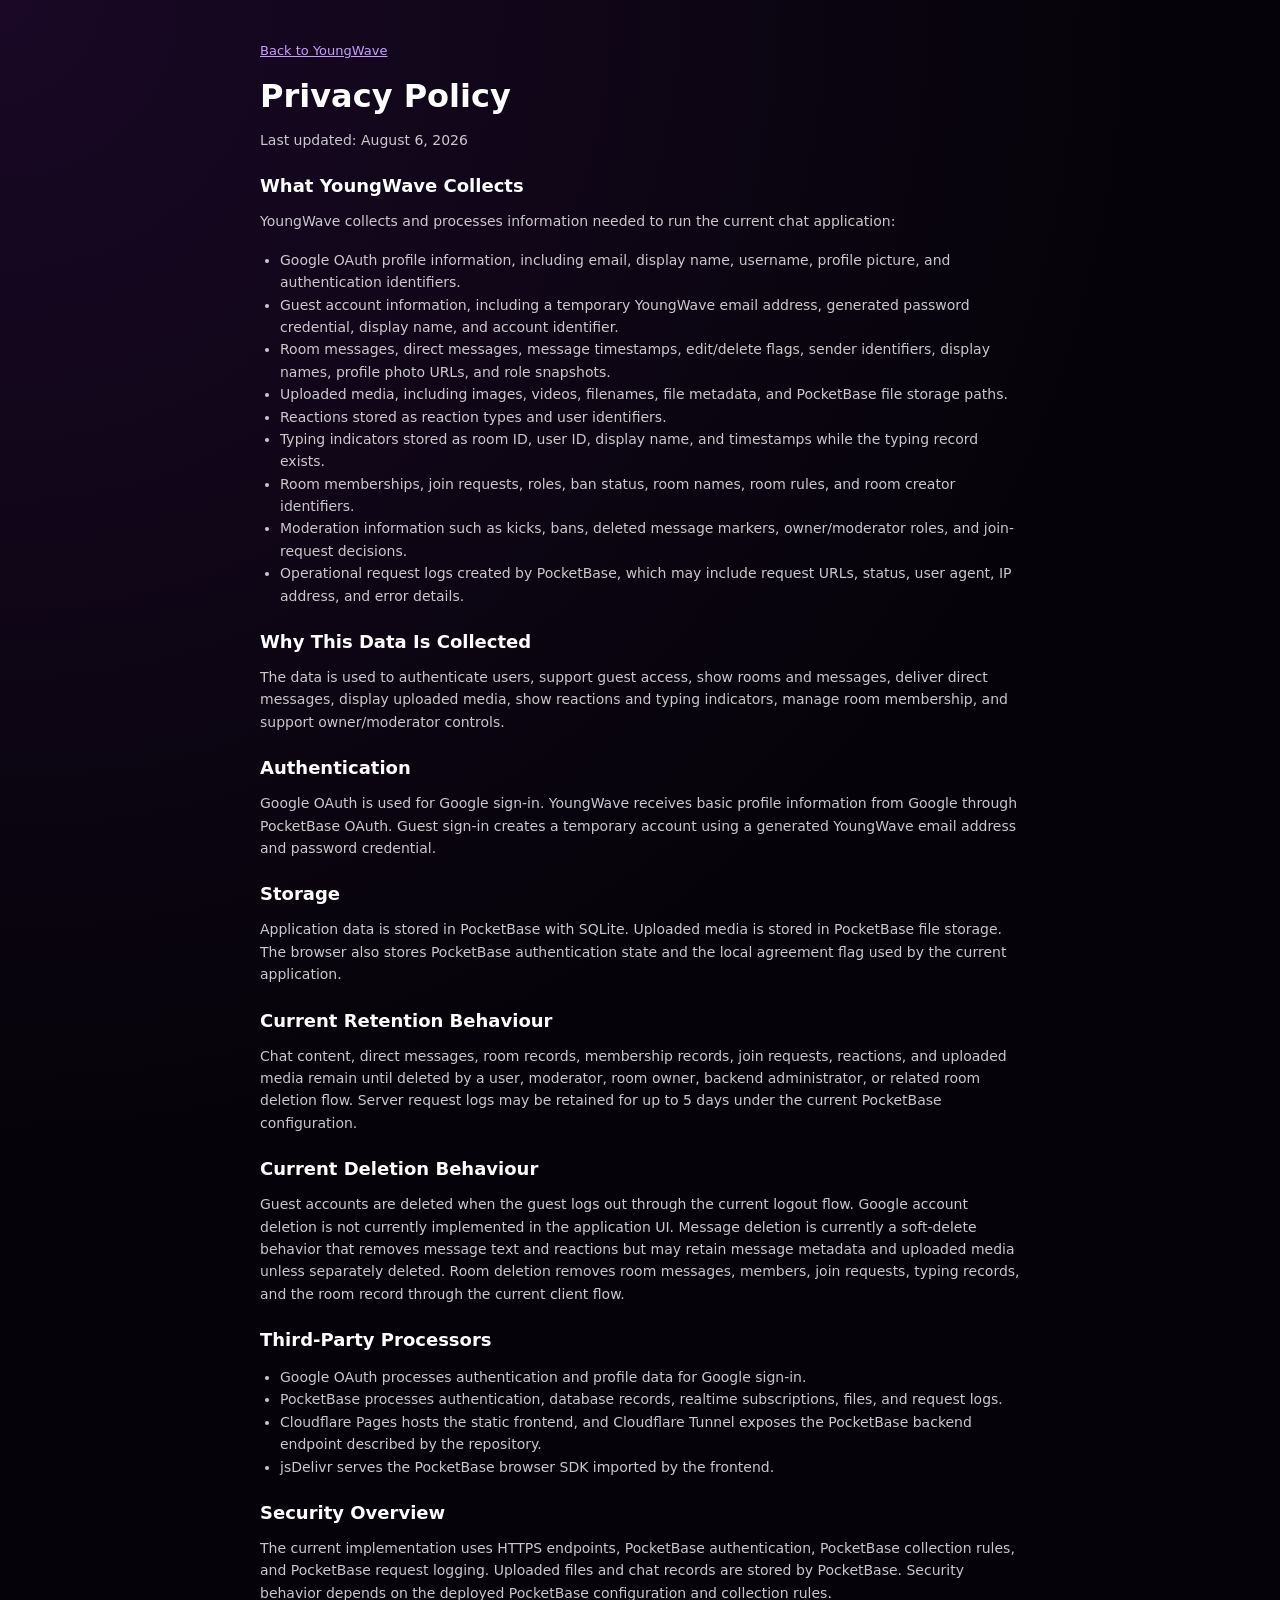
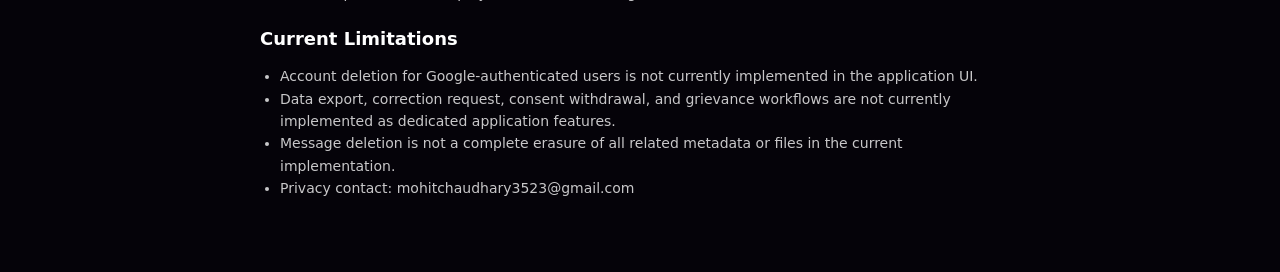
<file: public/privacy.html>
<!DOCTYPE html>
<html lang="en">
<head>
  <meta charset="UTF-8" />
  <meta name="viewport" content="width=device-width, initial-scale=1.0" />
  <title>YoungWave Privacy Policy</title>
  <link rel="icon" href="data:,">
  <link rel="stylesheet" href="style.css" />
</head>
<body class="theme-dark">
  <main class="doc-page">
    <a class="doc-back" href="index.html">Back to YoungWave</a>
    <h1>Privacy Policy</h1>
    <p>Last updated: August 6, 2026</p>

    <h2>What YoungWave Collects</h2>
    <p>YoungWave collects and processes information needed to run the current chat application:</p>
    <ul>
      <li>Google OAuth profile information, including email, display name, username, profile picture, and authentication identifiers.</li>
      <li>Guest account information, including a temporary YoungWave email address, generated password credential, display name, and account identifier.</li>
      <li>Room messages, direct messages, message timestamps, edit/delete flags, sender identifiers, display names, profile photo URLs, and role snapshots.</li>
      <li>Uploaded media, including images, videos, filenames, file metadata, and PocketBase file storage paths.</li>
      <li>Reactions stored as reaction types and user identifiers.</li>
      <li>Typing indicators stored as room ID, user ID, display name, and timestamps while the typing record exists.</li>
      <li>Room memberships, join requests, roles, ban status, room names, room rules, and room creator identifiers.</li>
      <li>Moderation information such as kicks, bans, deleted message markers, owner/moderator roles, and join-request decisions.</li>
      <li>Operational request logs created by PocketBase, which may include request URLs, status, user agent, IP address, and error details.</li>
    </ul>

    <h2>Why This Data Is Collected</h2>
    <p>The data is used to authenticate users, support guest access, show rooms and messages, deliver direct messages, display uploaded media, show reactions and typing indicators, manage room membership, and support owner/moderator controls.</p>

    <h2>Authentication</h2>
    <p>Google OAuth is used for Google sign-in. YoungWave receives basic profile information from Google through PocketBase OAuth. Guest sign-in creates a temporary account using a generated YoungWave email address and password credential.</p>

    <h2>Storage</h2>
    <p>Application data is stored in PocketBase with SQLite. Uploaded media is stored in PocketBase file storage. The browser also stores PocketBase authentication state and the local agreement flag used by the current application.</p>

    <h2>Current Retention Behaviour</h2>
    <p>Chat content, direct messages, room records, membership records, join requests, reactions, and uploaded media remain until deleted by a user, moderator, room owner, backend administrator, or related room deletion flow. Server request logs may be retained for up to 5 days under the current PocketBase configuration.</p>

    <h2>Current Deletion Behaviour</h2>
    <p>Guest accounts are deleted when the guest logs out through the current logout flow. Google account deletion is not currently implemented in the application UI. Message deletion is currently a soft-delete behavior that removes message text and reactions but may retain message metadata and uploaded media unless separately deleted. Room deletion removes room messages, members, join requests, typing records, and the room record through the current client flow.</p>

    <h2>Third-Party Processors</h2>
    <ul>
      <li>Google OAuth processes authentication and profile data for Google sign-in.</li>
      <li>PocketBase processes authentication, database records, realtime subscriptions, files, and request logs.</li>
      <li>Cloudflare Pages hosts the static frontend, and Cloudflare Tunnel exposes the PocketBase backend endpoint described by the repository.</li>
      <li>jsDelivr serves the PocketBase browser SDK imported by the frontend.</li>
    </ul>

    <h2>Security Overview</h2>
    <p>The current implementation uses HTTPS endpoints, PocketBase authentication, PocketBase collection rules, and PocketBase request logging. Uploaded files and chat records are stored by PocketBase. Security behavior depends on the deployed PocketBase configuration and collection rules.</p>

    <h2>Current Limitations</h2>
    <ul>
      <li>Account deletion for Google-authenticated users is not currently implemented in the application UI.</li>
      <li>Data export, correction request, consent withdrawal, and grievance workflows are not currently implemented as dedicated application features.</li>
      <li>Message deletion is not a complete erasure of all related metadata or files in the current implementation.</li>
      <li>Privacy contact: mohitchaudhary3523@gmail.com</li>
    </ul>
  </main>
</body>
</html>
</file>
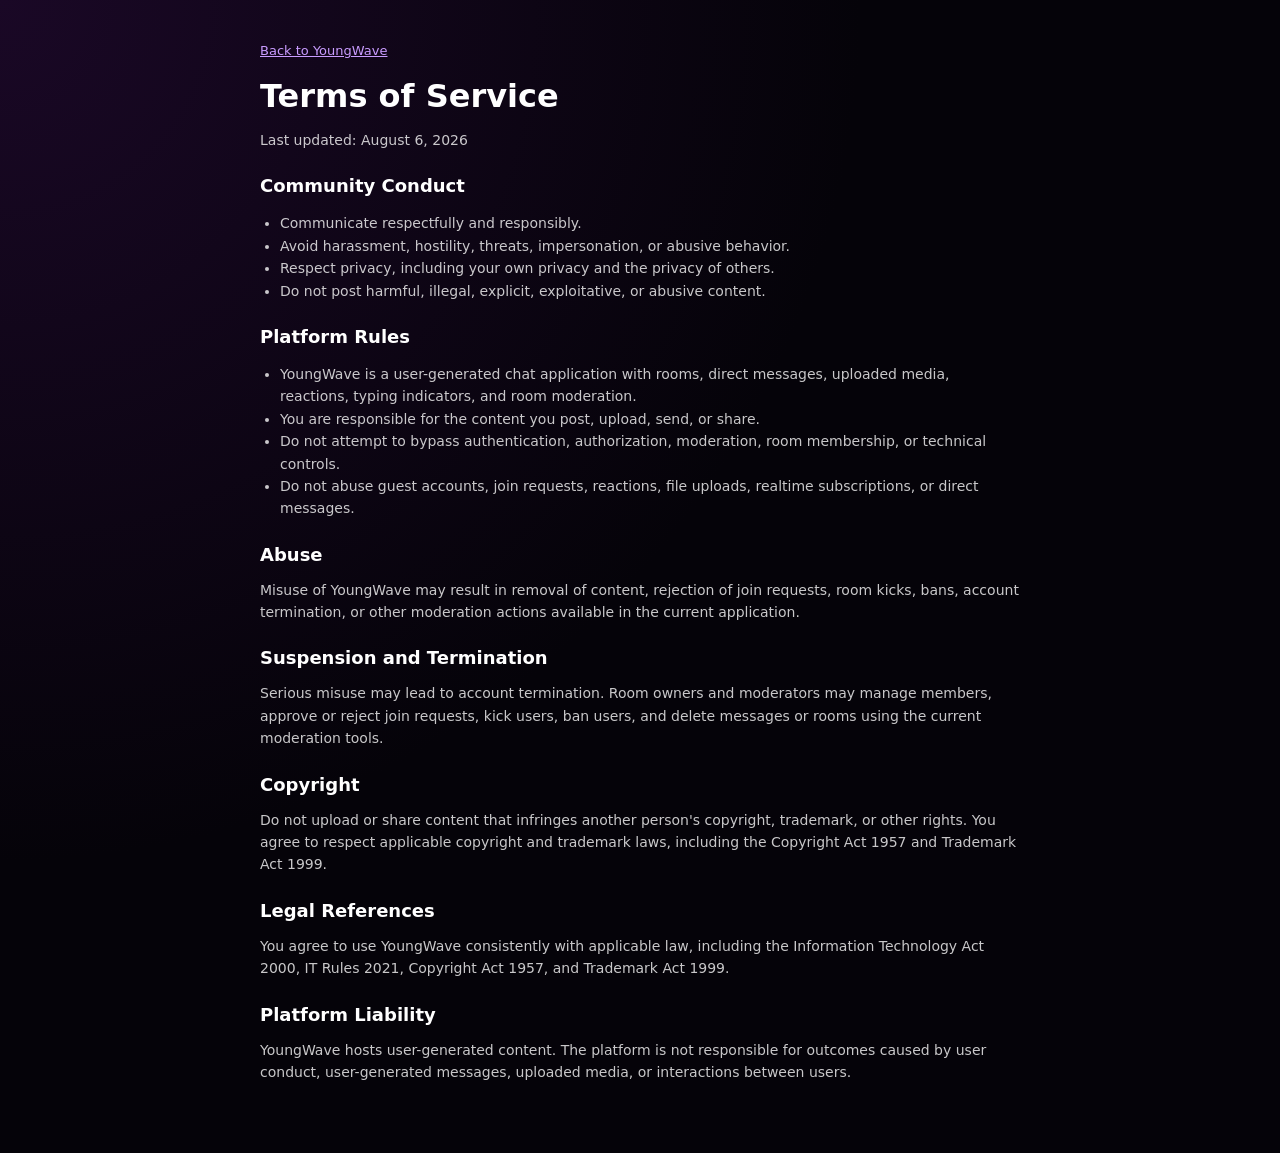
<file: public/terms.html>
<!DOCTYPE html>
<html lang="en">
<head>
  <meta charset="UTF-8" />
  <meta name="viewport" content="width=device-width, initial-scale=1.0" />
  <title>YoungWave Terms of Service</title>
  <link rel="icon" href="data:,">
  <link rel="stylesheet" href="style.css" />
</head>
<body class="theme-dark">
  <main class="doc-page">
    <a class="doc-back" href="index.html">Back to YoungWave</a>
    <h1>Terms of Service</h1>
    <p>Last updated: August 6, 2026</p>

    <h2>Community Conduct</h2>
    <ul>
      <li>Communicate respectfully and responsibly.</li>
      <li>Avoid harassment, hostility, threats, impersonation, or abusive behavior.</li>
      <li>Respect privacy, including your own privacy and the privacy of others.</li>
      <li>Do not post harmful, illegal, explicit, exploitative, or abusive content.</li>
    </ul>

    <h2>Platform Rules</h2>
    <ul>
      <li>YoungWave is a user-generated chat application with rooms, direct messages, uploaded media, reactions, typing indicators, and room moderation.</li>
      <li>You are responsible for the content you post, upload, send, or share.</li>
      <li>Do not attempt to bypass authentication, authorization, moderation, room membership, or technical controls.</li>
      <li>Do not abuse guest accounts, join requests, reactions, file uploads, realtime subscriptions, or direct messages.</li>
    </ul>

    <h2>Abuse</h2>
    <p>Misuse of YoungWave may result in removal of content, rejection of join requests, room kicks, bans, account termination, or other moderation actions available in the current application.</p>

    <h2>Suspension and Termination</h2>
    <p>Serious misuse may lead to account termination. Room owners and moderators may manage members, approve or reject join requests, kick users, ban users, and delete messages or rooms using the current moderation tools.</p>

    <h2>Copyright</h2>
    <p>Do not upload or share content that infringes another person's copyright, trademark, or other rights. You agree to respect applicable copyright and trademark laws, including the Copyright Act 1957 and Trademark Act 1999.</p>

    <h2>Legal References</h2>
    <p>You agree to use YoungWave consistently with applicable law, including the Information Technology Act 2000, IT Rules 2021, Copyright Act 1957, and Trademark Act 1999.</p>

    <h2>Platform Liability</h2>
    <p>YoungWave hosts user-generated content. The platform is not responsible for outcomes caused by user conduct, user-generated messages, uploaded media, or interactions between users.</p>
  </main>
</body>
</html>
</file>
<file: public/style.css>
/* ====== Base Theme ====== */

:root {
  --bg: #07060a;
  --bg-soft: #0f0b17;
  --bg-softer: #13051f;
  --accent: #8a00ff;
  --accent-soft: #5b00cc;
  --text: #ffffff;
  --muted: rgba(255, 255, 255, 0.65);
  --border-subtle: rgba(255, 255, 255, 0.06);
}

body.theme-dark {
  background: radial-gradient(
    circle at top left,
    #1a0826 0%,
    #050309 50%,
    #050309 100%
  );
  color: var(--text);
}

body {
  margin: 0;
  font-family:
    system-ui,
    -apple-system,
    BlinkMacSystemFont,
    "Segoe UI",
    sans-serif;
}

/* ====== LOGIN SCREEN ====== */

.login-screen {
  min-height: 100vh;
  display: flex;
  flex-direction: column;
  align-items: center;
  justify-content: center;
  padding: 24px;
  text-align: center;
  gap: 16px;
}

.login-title {
  font-size: 36px;
  margin: 0;
}

.login-subtitle {
  max-width: 420px;
  font-size: 14px;
  color: var(--muted);
  margin: 0 auto 8px;
}

.login-actions {
  display: flex;
  flex-direction: column;
  gap: 10px;
  width: 100%;
  max-width: 320px;
}

.login-footer {
  display: flex;
  gap: 8px;
  align-items: center;
  justify-content: center;
  font-size: 12px;
  color: var(--muted);
}

.login-footer a,
.policy-links a,
.doc-page a {
  color: #c99cff;
}

.btn {
  padding: 10px 16px;
  border-radius: 999px;
  border: 1px solid transparent;
  cursor: pointer;
  font-size: 14px;
}

.btn.primary {
  background: linear-gradient(135deg, var(--accent), var(--accent-soft));
  color: white;
  border-color: transparent;
}

.btn.ghost {
  background: transparent;
  color: var(--muted);
  border-color: var(--border-subtle);
}

/* ====== APP LAYOUT ====== */

.app {
  display: flex;
  height: 100vh;
  overflow: hidden;
}

.sidebar {
  position: relative;
  width: 300px;
  background: linear-gradient(180deg, var(--bg-soft), #0b0712);
  padding: 16px;
  display: flex;
  flex-direction: column;
  gap: 10px;
  border-right: 1px solid var(--border-subtle);
  transition:
    width 0.25s ease,
    transform 0.2s ease;
}

.sidebar.collapsed {
  width: 88px;
}

.sidebar-top {
  display: flex;
  align-items: center;
  gap: 10px;
  position: relative;
}

.brand {
  font-size: 20px;
  margin: 0 4px;
}

.collapse-btn {
  position: absolute;
  right: 0;
  top: -4px;
  background: transparent;
  border: none;
  color: var(--muted);
  cursor: pointer;
  font-size: 18px;
}

.profile {
  display: flex;
  align-items: center;
  gap: 12px;
  padding: 8px;
  border-radius: 12px;
  background: linear-gradient(90deg, rgba(255, 255, 255, 0.04), transparent);
}

.user-photo {
  width: 52px;
  height: 52px;
  border-radius: 12px;
  object-fit: cover;
  border: 2px solid rgba(255, 255, 255, 0.06);
}

.profile-info {
  display: flex;
  flex-direction: column;
  gap: 2px;
}

.user-name {
  font-weight: 600;
}

.user-status {
  font-size: 11px;
  color: var(--muted);
}

.nav {
  flex: 1;
  overflow-y: auto;
  padding-right: 4px;
}

.nav-section {
  margin-top: 8px;
}

.nav-section h4 {
  font-size: 11px;
  text-transform: uppercase;
  letter-spacing: 0.08em;
  color: var(--muted);
  margin: 8px 0;
}

.room-list,
.dm-list {
  list-style: none;
  margin: 0;
  padding: 0;
  display: flex;
  flex-direction: column;
  gap: 6px;
}

.room-list li,
.dm-list li {
  padding: 8px 10px;
  border-radius: 10px;
  cursor: pointer;
  font-size: 14px;
  color: var(--muted);
}

.room-list li:hover,
.dm-list li:hover {
  background: linear-gradient(
    90deg,
    rgba(138, 0, 255, 0.12),
    rgba(91, 0, 204, 0.07)
  );
  color: white;
}

/* DM section hidden until first DM */
#dms-section {
  display: none;
}

.sidebar-bottom {
  display: flex;
  justify-content: flex-start;
}

.logout-btn {
  padding: 8px 12px;
  border-radius: 999px;
  border: 1px solid var(--border-subtle);
  background: transparent;
  color: var(--muted);
  cursor: pointer;
  font-size: 13px;
}

/* collapsed mode */

.sidebar.collapsed .brand,
.sidebar.collapsed .profile-info,
.sidebar.collapsed .nav-section h4 {
  display: none;
}

.sidebar.collapsed .user-photo {
  width: 40px;
  height: 40px;
}

.main-area {
  display: flex;
  flex-direction: column;
  flex: 1;
}

/* ====== TOPBAR ====== */

.topbar {
  display: flex;
  align-items: center;
  justify-content: space-between;
  padding: 10px 16px;
  border-bottom: 1px solid var(--border-subtle);
  background: radial-gradient(
    circle at top left,
    rgba(138, 0, 255, 0.16),
    transparent
  );
}

.topbar .left,
.topbar .right {
  display: flex;
  align-items: center;
  gap: 10px;
}

.app-title {
  font-weight: 600;
  font-size: 16px;
}

.icon-btn {
  background: transparent;
  border: none;
  color: var(--muted);
  cursor: pointer;
  font-size: 18px;
}

/* create room button */
.create-room-btn {
  padding: 6px 12px;
  border-radius: 999px;
  border: 1px solid var(--border-subtle);
  background: rgba(0, 0, 0, 0.2);
  color: var(--muted);
  cursor: pointer;
  font-size: 13px;
}

/* ====== CHAT AREA ====== */

.chat-area {
  display: flex;
  flex-direction: column;
  flex: 1;
  min-height: 0;
  background: radial-gradient(
    circle at top right,
    #1f0830 0%,
    #050309 50%,
    #050309 100%
  );
}

.room-header {
  display: flex;
  justify-content: space-between;
  align-items: baseline;
  padding: 10px 16px 4px;
}

#chat-header {
  font-size: 17px;
  font-weight: 600;
}

.rules {
  font-size: 12px;
  color: var(--muted);
  max-width: 60%;
  text-align: right;
}

.rules.hidden {
  display: none;
}

.messages {
  flex: 1;
  overflow-y: auto;
  padding: 10px 16px;
  display: flex;
  flex-direction: column;
  gap: 10px;
}

/* message bubble */

.message {
  max-width: 70%;
  padding: 8px 10px;
  border-radius: 12px;
  background: linear-gradient(
    180deg,
    rgba(255, 255, 255, 0.04),
    rgba(255, 255, 255, 0.01)
  );
  backdrop-filter: blur(6px);
}

.message.right {
  margin-left: auto;
  background: linear-gradient(120deg, #32005c, #45007f);
}

.message-header {
  display: flex;
  align-items: center;
  gap: 8px;
  margin-bottom: 4px;
}

.msg-photo {
  width: 32px;
  height: 32px;
  border-radius: 8px;
  object-fit: cover;
}

.msg-name {
  font-weight: 600;
  font-size: 13px;
}

.msg-name:hover {
  text-decoration: underline;
  cursor: pointer;
}

.msg-time {
  margin-left: auto;
  font-size: 11px;
  color: var(--muted);
}

.message .text {
  font-size: 14px;
  white-space: pre-wrap;
}

.message .edit-btn,
.message .delete-btn {
  margin-left: 4px;
  margin-top: 4px;
  background: transparent;
  border: 1px solid var(--border-subtle);
  padding: 3px 6px;
  border-radius: 6px;
  font-size: 11px;
  color: var(--muted);
  cursor: pointer;
}

/* reactions */

.reaction-bar {
  display: flex;
  align-items: center;
  gap: 6px;
  margin-top: 6px;
  font-size: 13px;
}

.reaction-btn {
  background: transparent;
  border: none;
  cursor: pointer;
  padding: 3px 6px;
  border-radius: 999px;
  font-size: 14px;
}

.reaction-btn:hover {
  background: rgba(255, 255, 255, 0.06);
}

.reaction-count {
  color: var(--muted);
}

.msg-image {
  max-width: 220px;
  border-radius: 10px;
  margin-top: 6px;
}

/* typing + input */

.typing-area {
  padding: 0 18px 4px;
  min-height: 18px;
  font-size: 12px;
  color: var(--muted);
}

.input-area {
  display: flex;
  align-items: center;
  gap: 8px;
  padding: 10px 16px 14px;
  border-top: 1px solid var(--border-subtle);
}

.attach-btn {
  font-size: 18px;
}

.message-input {
  flex: 1;
  padding: 10px 14px;
  border-radius: 999px;
  border: 1px solid var(--border-subtle);
  background: rgba(0, 0, 0, 0.4);
  color: white;
  outline: none;
}

.message-input::placeholder {
  color: rgba(255, 255, 255, 0.4);
}

.file-input {
  display: none; /* hidden, opened via 📎 */
}

.send-btn {
  padding: 9px 16px;
  border-radius: 999px;
  border: none;
  background: linear-gradient(135deg, var(--accent), var(--accent-soft));
  color: white;
  cursor: pointer;
  font-size: 14px;
}

/* ====== MODAL ====== */

.modal {
  position: fixed;
  inset: 0;
  background: rgba(0, 0, 0, 0.6);
  display: flex;
  align-items: center;
  justify-content: center;
  z-index: 50;
}

.modal.hidden {
  display: none;
}

.modal-panel {
  background: linear-gradient(180deg, var(--bg-soft), var(--bg-softer));
  padding: 16px 16px 14px;
  border-radius: 14px;
  width: 360px;
  max-width: 92%;
  box-shadow: 0 18px 60px rgba(0, 0, 0, 0.5);
}

.modal-panel h3 {
  margin: 0 0 8px;
  font-size: 18px;
}

.modal-panel input,
.modal-panel textarea {
  width: 100%;
  padding: 8px 10px;
  margin-top: 8px;
  border-radius: 10px;
  border: 1px solid var(--border-subtle);
  background: rgba(0, 0, 0, 0.4);
  color: white;
  font-size: 14px;
  resize: vertical;
}

.modal-actions {
  display: flex;
  justify-content: flex-end;
  gap: 8px;
  margin-top: 10px;
}

/* ====== ADMIN PANEL (slide-in) ====== */

.admin-panel {
  position: fixed;
  top: 0;
  right: 0;
  bottom: 0;
  width: 320px;
  max-width: 90%;
  background: linear-gradient(180deg, var(--bg-soft), var(--bg-softer));
  border-left: 1px solid var(--border-subtle);
  box-shadow: -16px 0 40px rgba(0, 0, 0, 0.6);
  transform: translateX(100%);
  transition: transform 0.25s ease;
  z-index: 60;
}

.admin-panel.open {
  transform: translateX(0);
}

.admin-panel-inner {
  display: flex;
  flex-direction: column;
  height: 100%;
  padding: 12px 12px 10px;
}

.admin-panel-header {
  display: flex;
  align-items: center;
  justify-content: space-between;
  margin-bottom: 8px;
}

.admin-panel-header h3 {
  margin: 0;
  font-size: 18px;
}

.admin-panel-body {
  flex: 1;
  overflow-y: auto;
  padding-right: 4px;
}

.admin-info {
  font-size: 12px;
  color: var(--muted);
  margin-bottom: 6px;
}

.admin-subtitle {
  font-size: 11px;
  text-transform: uppercase;
  letter-spacing: 0.08em;
  color: var(--muted);
  margin: 6px 0 4px;
}

.request-list,
.member-list {
  list-style: none;
  margin: 0 0 6px;
  padding: 0;
  display: flex;
  flex-direction: column;
  gap: 4px;
}

.request-item,
.member-item {
  display: flex;
  align-items: center;
  justify-content: space-between;
  font-size: 12px;
  padding: 4px 6px;
  border-radius: 8px;
  background: rgba(0, 0, 0, 0.35);
}

.member-name,
.request-name {
  max-width: 160px;
  overflow: hidden;
  text-overflow: ellipsis;
  white-space: nowrap;
}

.member-role {
  font-size: 11px;
  color: var(--muted);
  margin-left: 4px;
}

.request-actions button,
.member-actions button {
  border: none;
  border-radius: 6px;
  padding: 2px 6px;
  font-size: 11px;
  cursor: pointer;
  margin-left: 4px;
}

.request-actions .approve,
.member-actions .promote {
  background: rgba(0, 200, 120, 0.16);
  color: #52ffb0;
}

.request-actions .reject,
.member-actions .kick,
.member-actions .ban {
  background: rgba(255, 75, 129, 0.16);
  color: #ff4b81;
}

.danger-btn {
  width: 100%;
  margin-top: 6px;
  padding: 6px 10px;
  border-radius: 8px;
  border: 1px solid #ff4b81;
  background: transparent;
  color: #ff4b81;
  cursor: pointer;
  font-size: 12px;
}

/* Deleted message tombstone */

.deleted-label {
  font-size: 13px;
  font-style: italic;
  color: var(--muted);
  padding: 6px 8px;
  border-radius: 10px;
  background: rgba(255, 255, 255, 0.05);
}

/* ====== RESPONSIVE ====== */

@media (max-width: 900px) {
  .sidebar {
    position: fixed;
    left: 0;
    top: 0;
    bottom: 0;
    z-index: 40;
    transform: translateX(0);
  }

  .sidebar.collapsed {
    transform: translateX(-100%);
  }

  .main-area {
    display: flex;
    flex-direction: column;
    flex: 1;
    min-height: 0; /* CRITICAL */
    overflow: hidden; /* Prevents layout from pushing downward */
  }
}

@media (max-width: 600px) {
  .messages {
    padding: 8px 10px;
  }
  .message {
    max-width: 80%;
  }
}

.input-area {
  position: relative;
}

#attachmentPreview {
  position: absolute;
  bottom: 55px;
  left: 15px;
  background: rgba(0, 0, 0, 0.75);
  padding: 8px 12px;
  border-radius: 10px;
  display: flex;
  align-items: center;
  gap: 10px;
  max-width: 300px;
  z-index: 20;
}

#attachmentPreview.hidden {
  display: none;
}

#attachmentPreview img {
  width: 50px;
  height: 50px;
  object-fit: cover;
  border-radius: 6px;
}

#attachmentPreview {
  overflow-x: auto;
  white-space: nowrap;
}

#attachmentPreview::-webkit-scrollbar {
  height: 6px;
}

.disclaimer-overlay {
  position: fixed;
  top: 0;
  left: 0;
  width: 100%;
  height: 100%;
  background: rgba(0, 0, 0, 0.85);
  display: flex;
  justify-content: center;
  align-items: center;
  z-index: 999999;
}

.disclaimer-overlay.hidden {
  display: none;
}

.disclaimer-box {
  background: #1e1e1e;
  padding: 28px 32px;
  border-radius: 14px;
  width: 480px;
  max-width: 90%;
  color: white;
  box-shadow: 0 0 20px rgba(0, 0, 0, 0.6);
}

.disclaimer-box h2 {
  margin-top: 0;
  font-size: 22px;
  margin-bottom: 10px;
}

.disclaimer-box ul {
  margin-left: 20px;
  margin-bottom: 20px;
}

.policy-links {
  font-size: 13px;
  color: var(--muted);
  margin: 10px 0 0;
}

.disclaimer-actions {
  display: flex;
  justify-content: flex-end;
  gap: 12px;
}

.btn.primary {
  background: #6b46ff;
  padding: 8px 16px;
  border-radius: 8px;
  cursor: pointer;
  color: white;
}

.btn.danger {
  background: #cc2a2a;
  padding: 8px 16px;
  border-radius: 8px;
  cursor: pointer;
  color: white;
}

.rules-box {
  background: rgba(255, 255, 255, 0.04);
  padding: 10px 16px;
  border-radius: 10px;
  max-width: 350px;
  margin-left: auto; 
  margin-right: 0;
  font-size: 13px;
  line-height: 1.45;
}

.rules-box ol {
  margin: 0;
  padding-left: 18px;
  color: #ffffffc7;
}

.rules-box li {
  margin-bottom: 6px;
}

.rules-box li:last-child {
  margin-bottom: 0;
}

.doc-page {
  width: min(760px, calc(100% - 32px));
  margin: 0 auto;
  padding: 40px 0 56px;
  color: var(--text);
}

.doc-page h1 {
  margin: 18px 0 8px;
  font-size: 32px;
}

.doc-page h2 {
  margin: 24px 0 8px;
  font-size: 18px;
}

.doc-page p,
.doc-page li {
  color: rgba(255, 255, 255, 0.78);
  font-size: 14px;
  line-height: 1.6;
}

.doc-page ul {
  padding-left: 20px;
}

.doc-back {
  font-size: 13px;
}

/* ====== MOBILE IMPROVEMENTS ====== */
@media (max-width: 768px) {
  .sidebar {
    position: fixed;
    left: 0;
    top: 0;
    bottom: 0;
    z-index: 40;
    width: 260px;
    transform: translateX(-100%);
  }

  .sidebar.collapsed {
    transform: translateX(-100%);
  }

  .sidebar:not(.collapsed) {
    transform: translateX(0);
  }

  .main-area {
    width: 100vw;
  }

  .message {
    max-width: 90%;
  }

  .input-area {
    position: fixed;
    bottom: 0;
    left: 0;
    right: 0;
    background: #0f0b17;
    padding: 10px 12px 18px;
    z-index: 30;
  }

  .chat-area {
    padding-bottom: 70px;
  }

  .messages {
    padding: 8px;
  }

  .admin-panel {
    width: 100%;
    max-width: 100%;
  }

  .topbar {
    padding: 8px 12px;
  }

  #attachmentPreview {
    bottom: 70px;
  }
}
</file>
